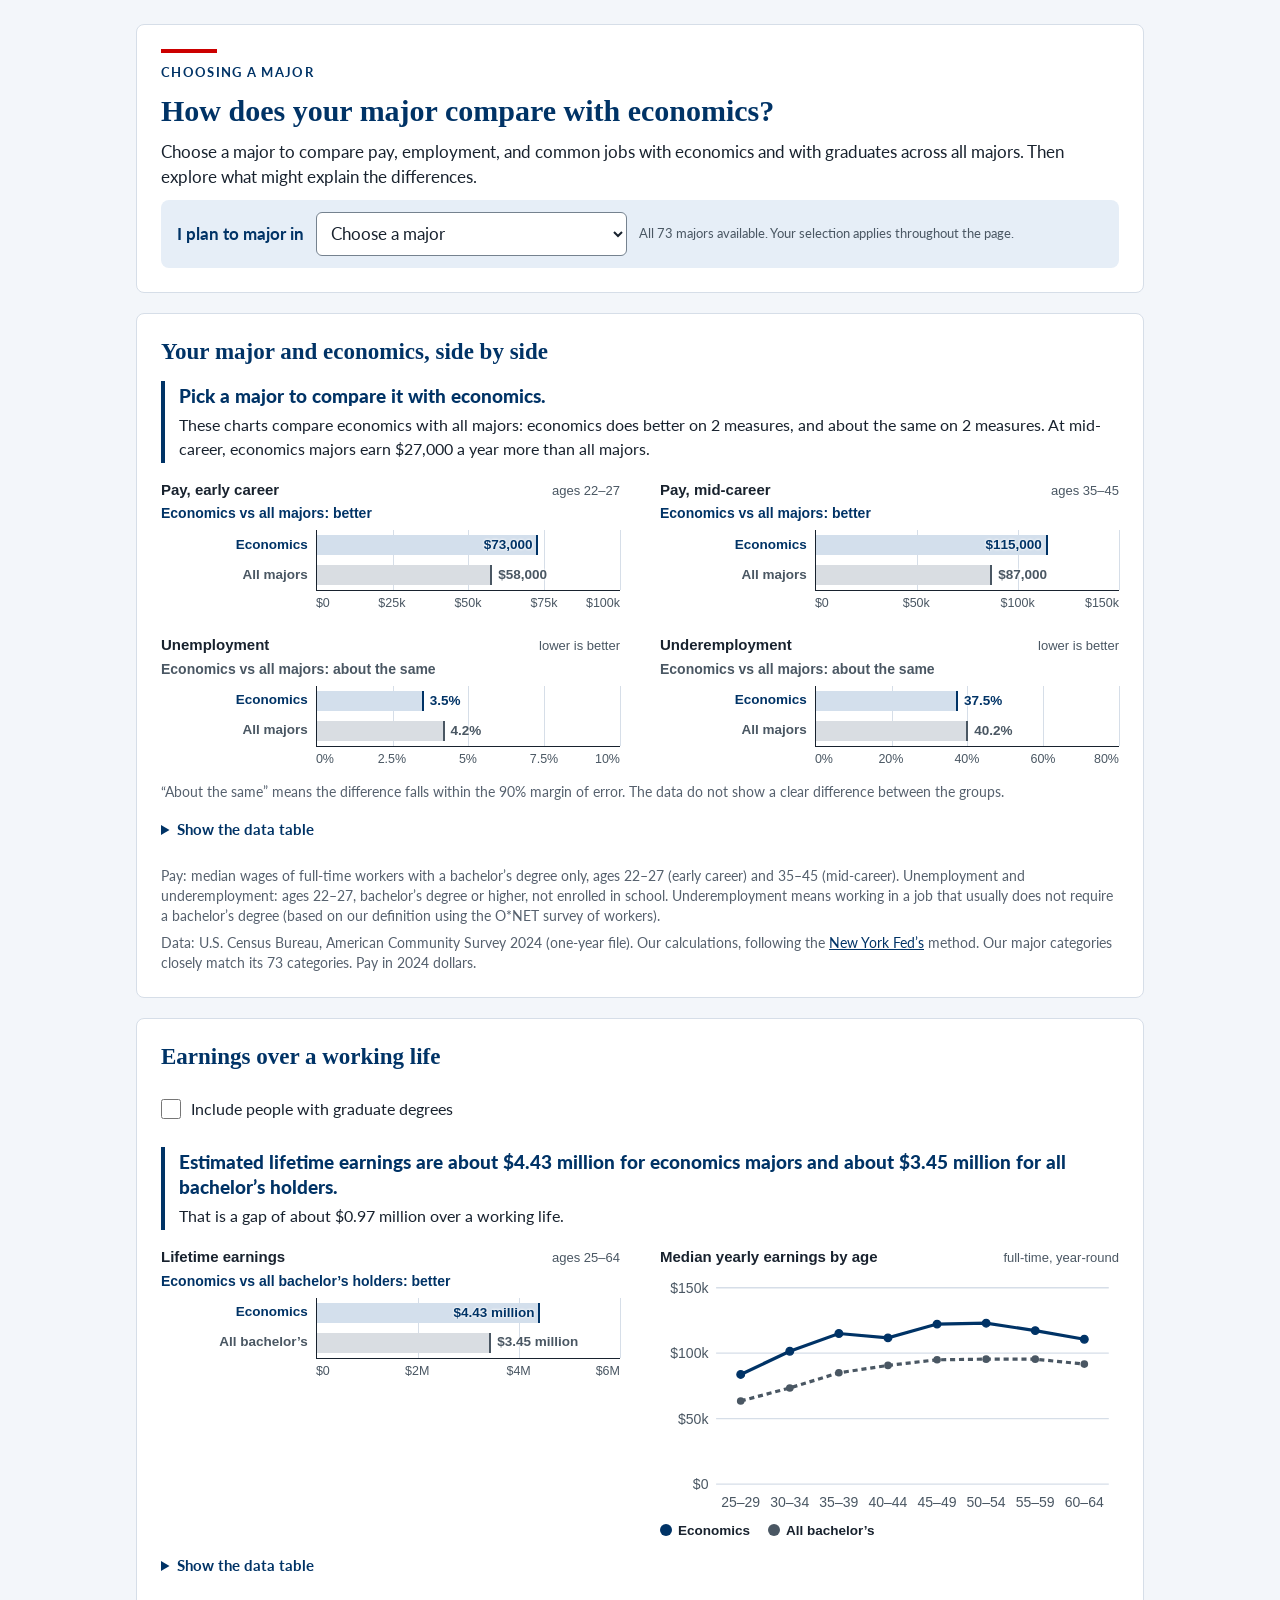
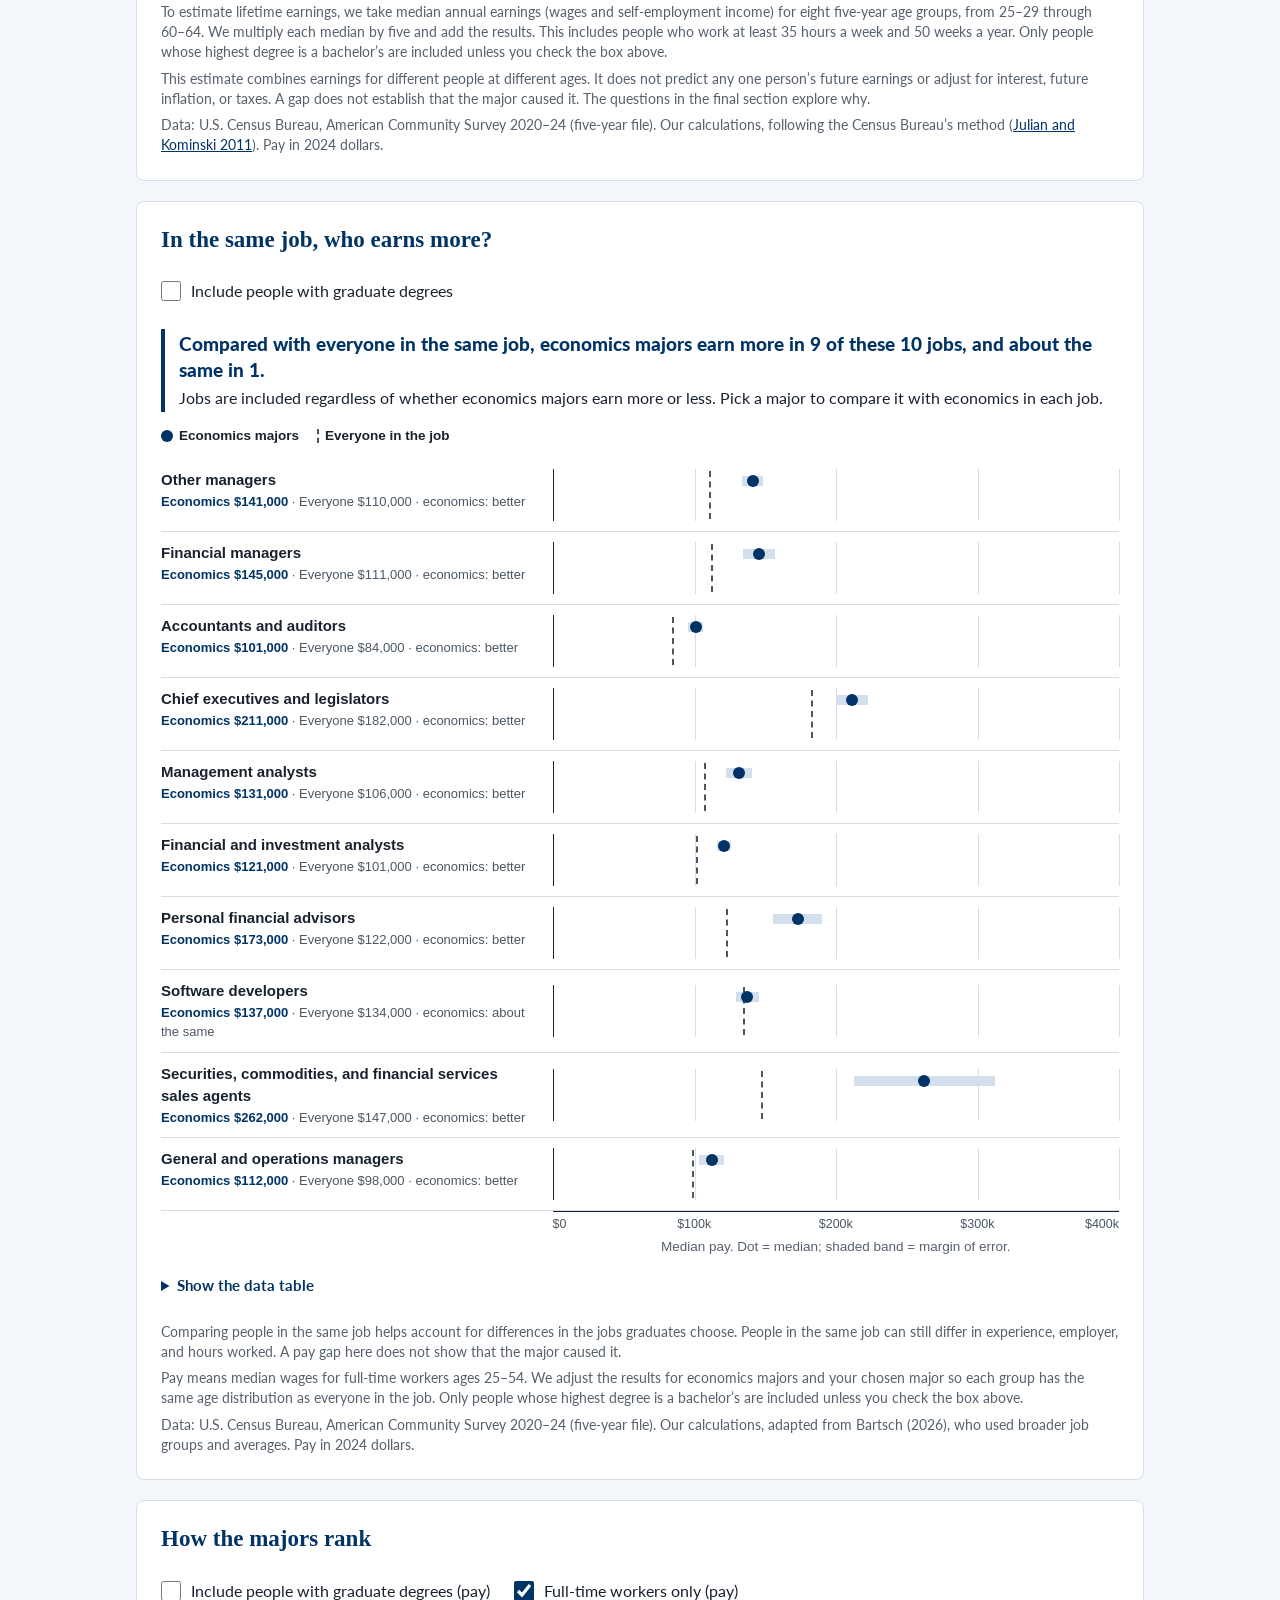
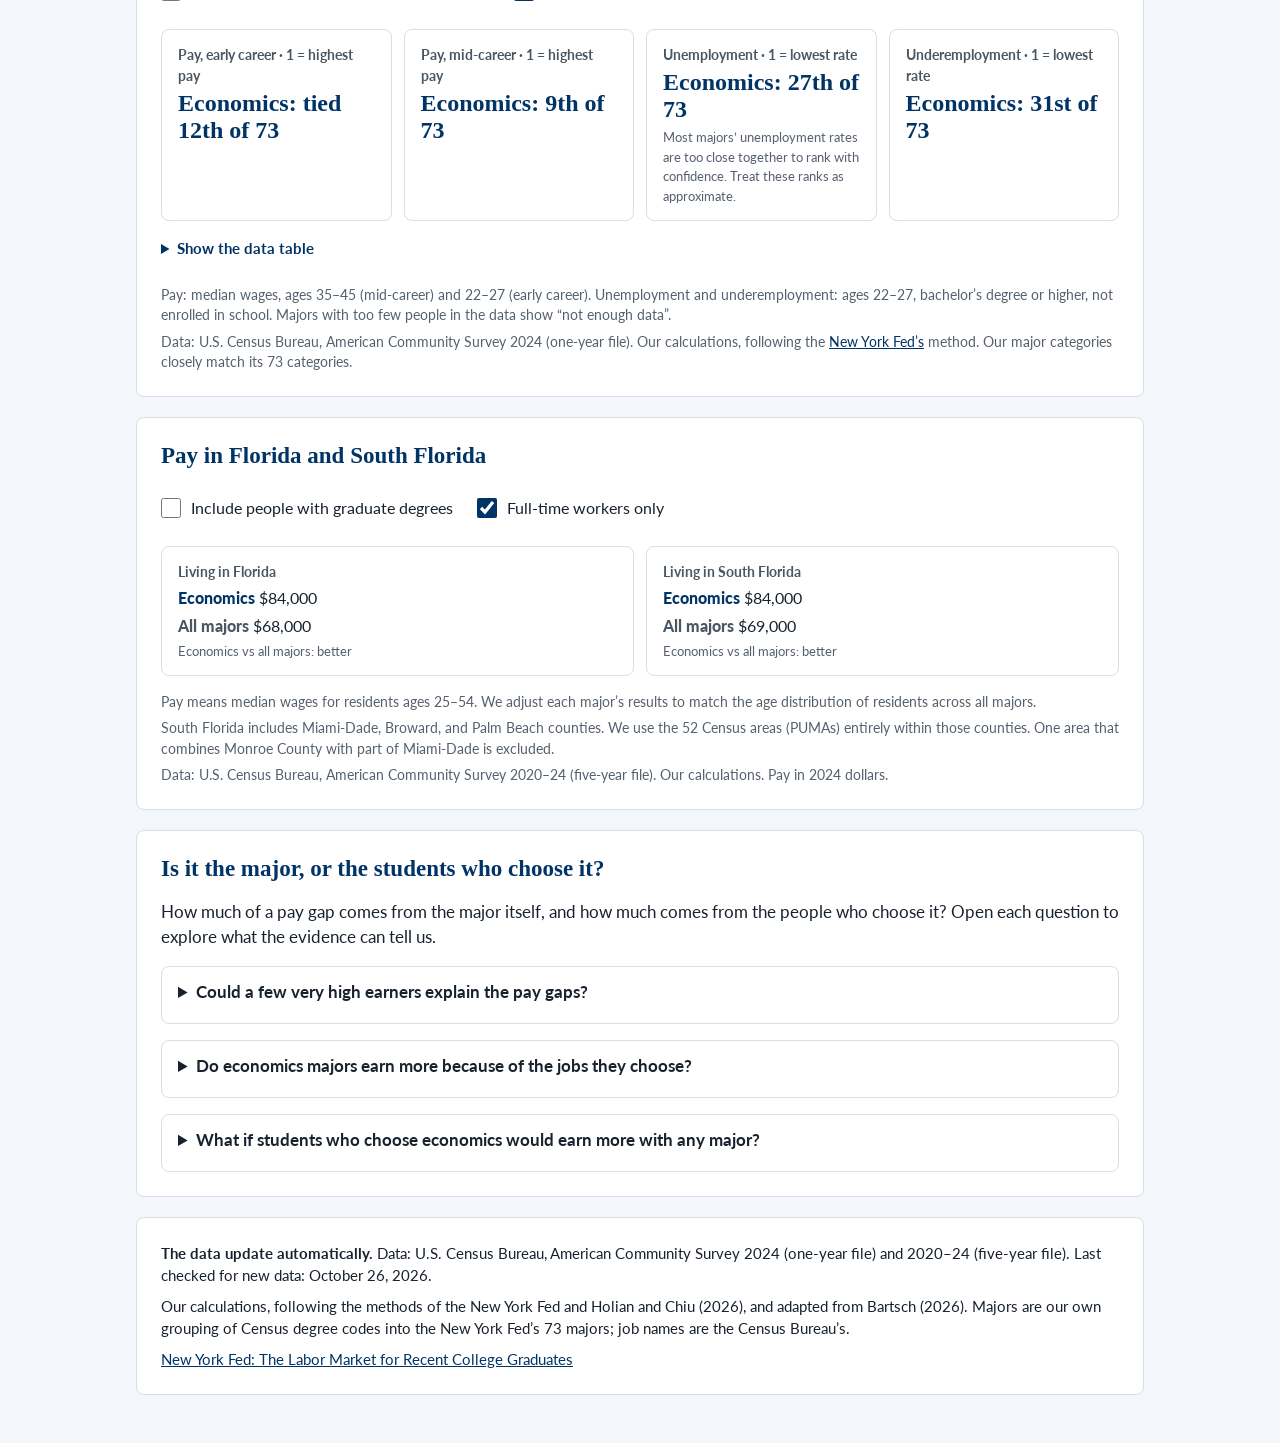
<file: site/index.html>
<!doctype html>
<html lang="en">
<head>
<meta charset="utf-8">
<meta name="viewport" content="width=device-width, initial-scale=1">
<title>Explore your major</title>
<link rel="preconnect" href="https://fonts.googleapis.com">
<link rel="preconnect" href="https://fonts.gstatic.com" crossorigin>
<link rel="stylesheet" href="https://fonts.googleapis.com/css2?family=Lato:wght@400;700;900&display=swap">
<link rel="stylesheet" href="style.css">
</head>
<body>
<main id="app"><p class="status">Loading the data…</p></main>
<script src="app.js"></script>
</body>
</html>
</file>
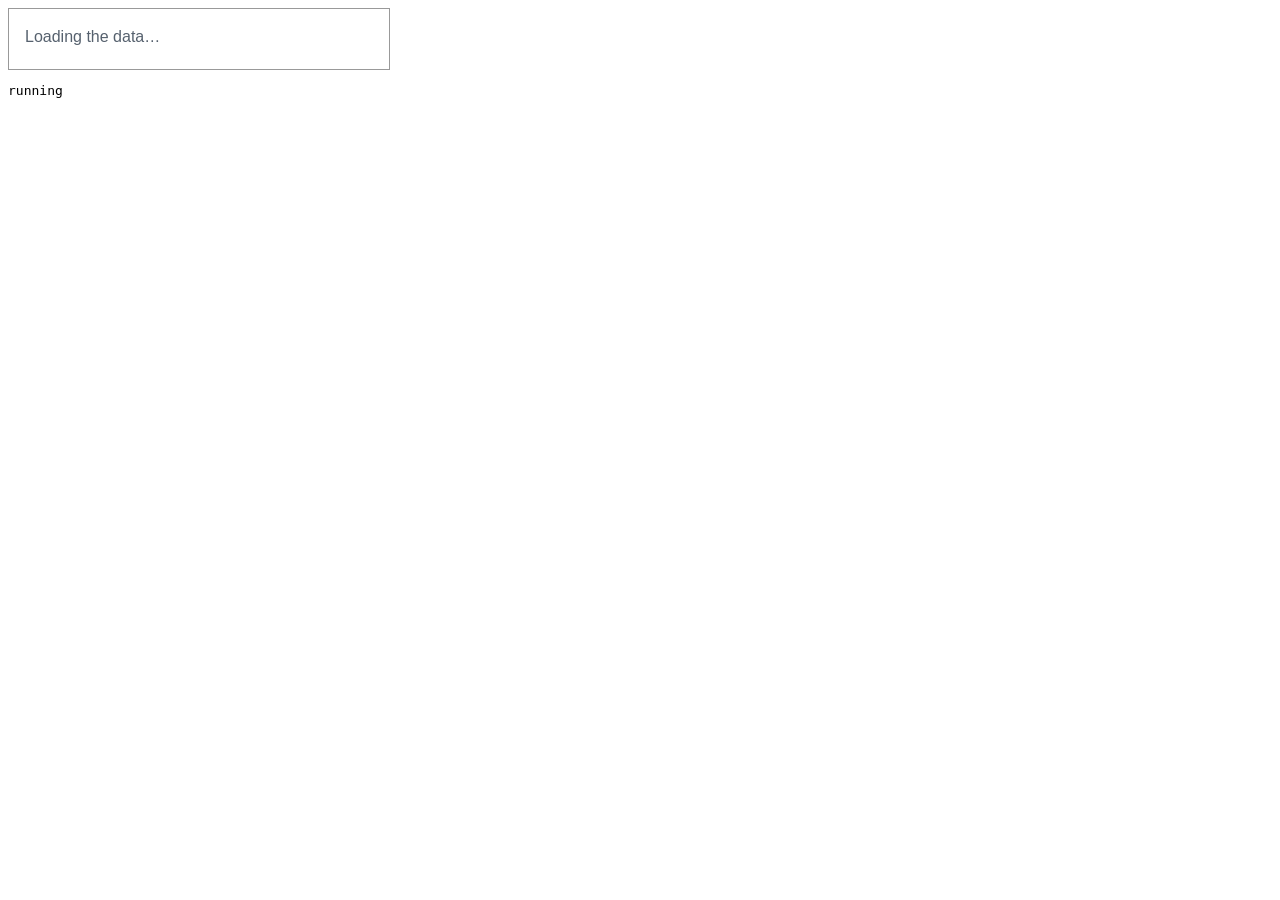
<file: tests/site/harness.html>
<!doctype html>
<html lang="en">
<head>
<meta charset="utf-8">
<title>Step 10 harness</title>
<style>body{font:13px monospace;margin:8px} iframe{border:1px solid #999;display:block;margin:4px 0}</style>
</head>
<body>
<!-- Step 10 done checks 2, 3, 5, 6 (spec/front-end.yaml). Serve the repo root, open
     /tests/site/harness.html; results land in #out as JSON and the title becomes DONE.
     Each panel loads at 320 / 380 / 640 px; every major and switch state is rendered and measured. -->
<div id="frames"></div>
<pre id="out">running</pre>
<script>
(function () {
  'use strict';
  var PANELS = ['compare', 'lifetime', 'samejob', 'rank', 'local', 'cause'];
  var WIDTHS = [320, 380, 640];
  var SWITCHES = {                     // switch states per panel: [checkbox id, ...] combinations, plus the list toggle
    compare: [[]], cause: [[]], lifetime: [[], ['life-grad']],
    samejob: [[], ['job-grad']],
    rank: [[], ['rank-grad'], ['rank-full'], ['rank-grad', 'rank-full']],
    local: [[], ['local-grad'], ['local-full'], ['local-grad', 'local-full']]
  };
  var out = { heights: {}, overflow: [], mismatch: [], keyboard: [], sync: null, errors: [] };
  var host = document.getElementById('frames');

  function frame(src, w, h) {
    return new Promise(function (resolve) {
      var f = document.createElement('iframe');
      f.style.width = w + 'px'; f.style.height = (h || 60) + 'px';
      f.src = src;
      host.appendChild(f);
      var t0 = Date.now();
      (function wait() {
        var d = f.contentDocument;
        if (d && d.documentElement && d.documentElement.getAttribute('data-ready')) { resolve(f); return; }
        if (Date.now() - t0 > 20000) { out.errors.push('timeout ' + src + ' ' + w); resolve(f); return; }
        setTimeout(wait, 50);
      }());
    });
  }
  function setChecks(d, ids, all) {        // all = every checkbox id this panel has; turn on exactly ids
    all.forEach(function (id) {
      var el = d.getElementById(id);
      if (el && el.checked !== (ids.indexOf(id) >= 0)) { el.click(); }
    });
  }
  function textOf(el) { return el.textContent.trim(); }

  function measure(p, w, f) {
    var d = f.contentDocument, win = f.contentWindow, sel = d.querySelector('.major-pick');
    var options = [].map.call(sel.options, function (o) { return o.value; });
    var ids = []; SWITCHES[p].forEach(function (s) { s.forEach(function (x) { if (ids.indexOf(x) < 0) { ids.push(x); } }); });
    var maxH = 0, maxAt = '';
    options.forEach(function (m) {
      sel.value = m; sel.dispatchEvent(new win.Event('change', { bubbles: true }));
      var lists = d.getElementById('job-mine') ? ['job-mine', 'job-econ'] : [null];
      lists.forEach(function (lb) {
        if (lb) { d.getElementById(lb).click(); }
        SWITCHES[p].forEach(function (s) {
          setChecks(d, s, ids);
          var de = d.documentElement;
          var h = de.scrollHeight;
          if (h > maxH) { maxH = h; maxAt = m + ' ' + (lb || '') + ' ' + s.join('+'); }
          if (de.scrollWidth > de.clientWidth + 1) { out.overflow.push([p, w, m, lb, s.join('+'), de.scrollWidth]); }
          // every number shown twice (chart and table) must read the same
          var seen = {};
          [].forEach.call(d.querySelectorAll('[data-v]'), function (el) {
            var k = el.getAttribute('data-v'), v = textOf(el);
            if (k in seen && seen[k] !== v && out.mismatch.length < 50) { out.mismatch.push([p, m, k, seen[k], v]); }
            seen[k] = v;
          });
        });
        setChecks(d, SWITCHES[p][0], ids);
      });
    });
    out.heights[p] = out.heights[p] || {};
    out.heights[p][w] = { max: maxH, at: maxAt.trim() };
    if (w === 380) { keyboard(p, d, win); }
  }

  // Done check 3: every control is a native, focusable element with a visible focus ring
  function keyboard(p, d, win) {
    var sel = d.querySelector('.major-pick');
    sel.value = 'Nursing'; sel.dispatchEvent(new win.Event('change', { bubbles: true }));
    var ctl = d.querySelectorAll('select, button, input, summary, a[href]');
    var bad = [];
    [].forEach.call(ctl, function (el) {
      if (el.tabIndex < 0) { bad.push('tabindex<0 ' + el.outerHTML.slice(0, 60)); }
      // a link inside a closed <details> is reached by opening it first (as a keyboard user does)
      var box = el.closest('details'), shut = box && !box.open && el.tagName !== 'SUMMARY';
      if (shut) { box.open = true; }
      el.focus();
      if (d.activeElement !== el) { bad.push('no focus ' + el.outerHTML.slice(0, 60)); }
      else {
        var cs = win.getComputedStyle(el);
        if (cs.outlineStyle === 'none' || parseFloat(cs.outlineWidth) < 2) { bad.push('no ring ' + el.outerHTML.slice(0, 60)); }
      }
      if (shut) { box.open = false; }
    });
    var clickables = d.querySelectorAll('[onclick], div[data-list], span[data-list]');
    if (clickables.length) { bad.push(clickables.length + ' non-native clickables'); }
    out.keyboard.push({ panel: p, controls: ctl.length, problems: bad.slice(0, 10) });
  }

  // Done check 6: a choice in one frame reaches the other four
  function sync() {
    host.innerHTML = '';
    // Clearing storage does not give a clean start: a frame removed a moment ago can still answer the new frames'
    // hello with the last pick of the measure loop (sync_start shows it). So the test starts from an old choice
    // and checks the harder case: a new pick must win over those replies.
    try { sessionStorage.removeItem('econ-major-dashboard:major'); } catch (e) {}
    return Promise.all(PANELS.map(function (p) { return frame('../../site/index.html#panel=' + p, 380, 200); })).then(function (fs) {
      var first = fs[0], s = first.contentDocument.querySelector('.major-pick');
      out.sync_start = fs.map(function (f) { return f.contentDocument.querySelector('.major-pick').value; });
      return new Promise(function (r) { setTimeout(r, 300); }).then(function () {
        s.value = 'History'; s.dispatchEvent(new first.contentWindow.Event('change', { bubbles: true }));
        return new Promise(function (r) { setTimeout(r, 600); });
      }).then(function () {
        var got = fs.map(function (f) { return f.contentDocument.querySelector('.major-pick').value; });
        // a frame opened later asks for the current choice (BroadcastChannel hello) or reads storage
        return frame('../../site/index.html#panel=rank', 380, 200).then(function (late) {
          return new Promise(function (r) { setTimeout(r, 600); }).then(function () {
            out.sync = { after_pick: got, late_frame: late.contentDocument.querySelector('.major-pick').value };
          });
        });
      });
    });
  }

  var jobs = [];
  PANELS.forEach(function (p) { WIDTHS.forEach(function (w) { jobs.push([p, w]); }); });
  jobs.reduce(function (chain, j) {
    return chain.then(function () {
      host.innerHTML = '';
      return frame('../../site/index.html#panel=' + j[0], j[1]).then(function (f) {
        try { measure(j[0], j[1], f); } catch (e) { out.errors.push(j.join(' ') + ': ' + e.message); }
      });
    });
  }, Promise.resolve()).then(sync).then(function () {
    return frame('../../site/index.html', 1040).then(function (f) {
      var de = f.contentDocument.documentElement;
      out.full = { ready: de.getAttribute('data-ready'), panels: f.contentDocument.querySelectorAll('section.panel').length };
    });
  }).then(function () {
    document.getElementById('out').textContent = JSON.stringify(out, null, 1);
    document.title = 'DONE';
  });
}());
</script>
</body>
</html>
</file>
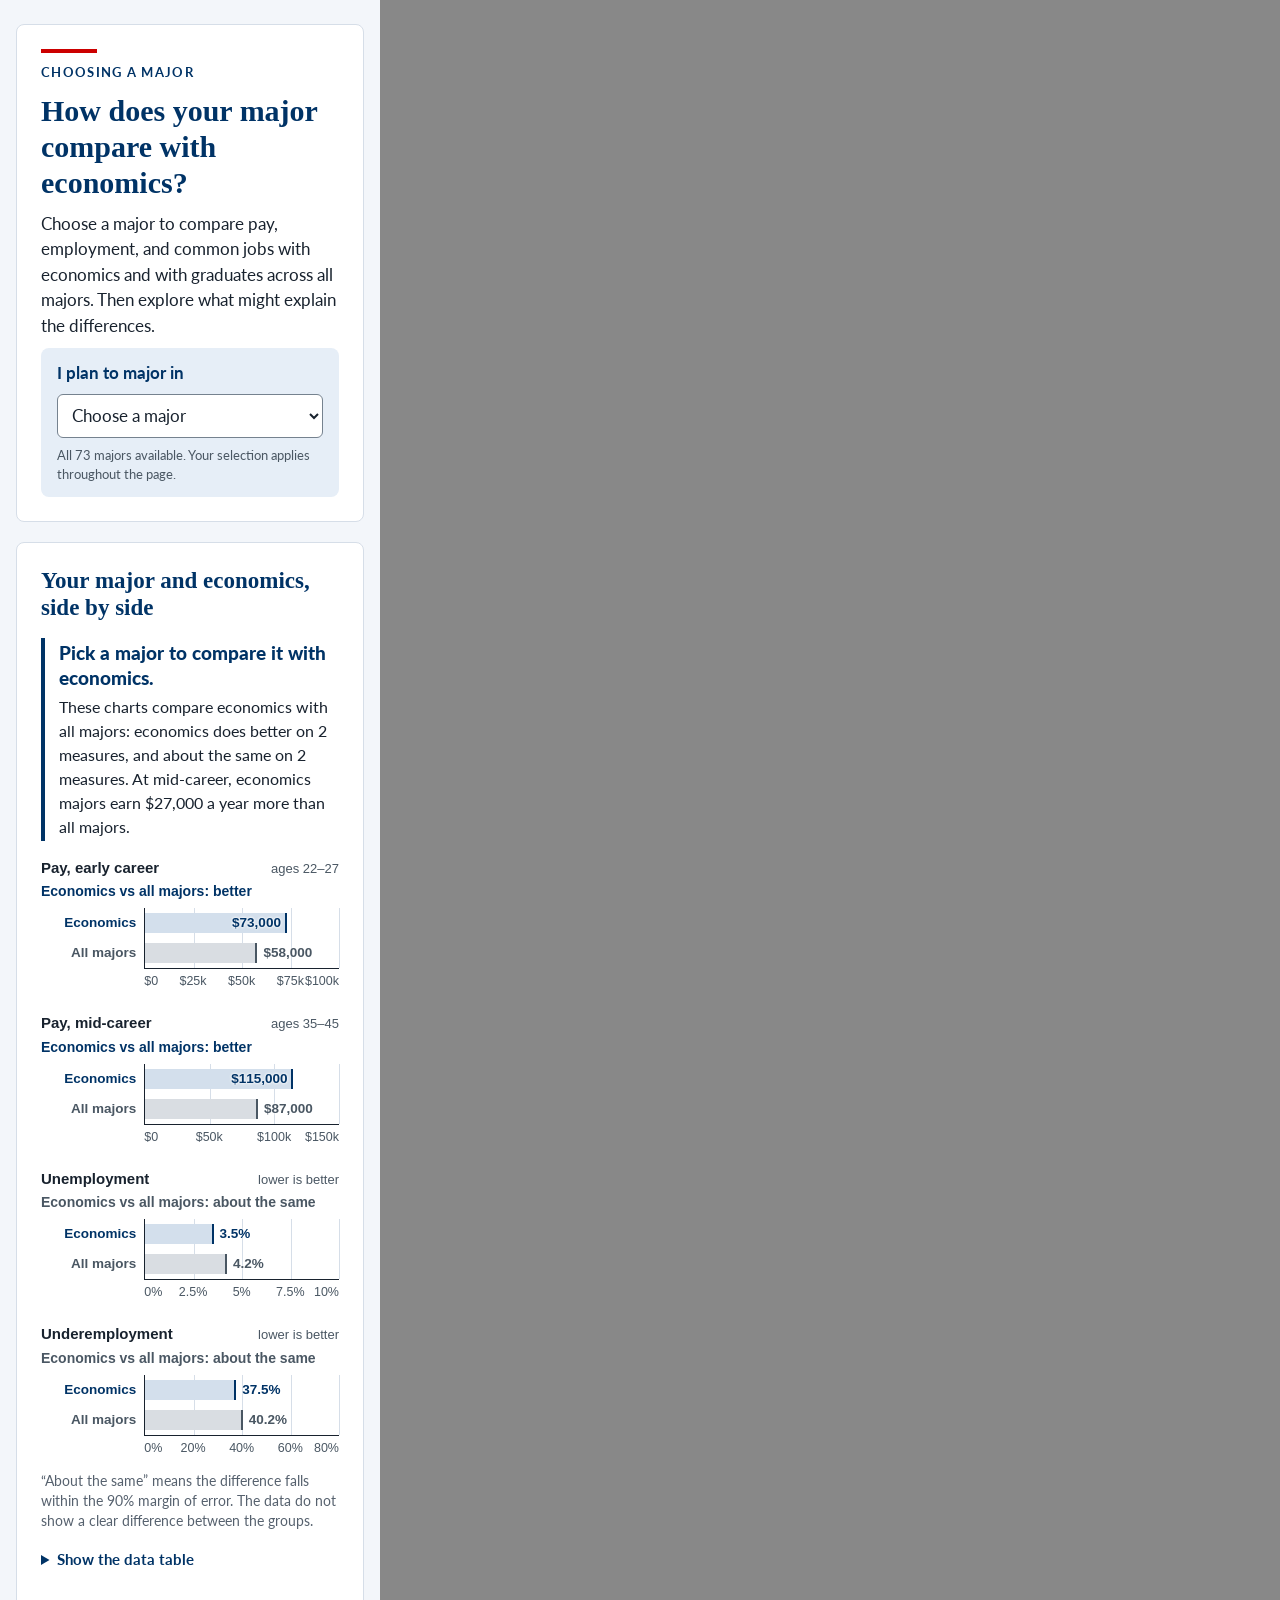
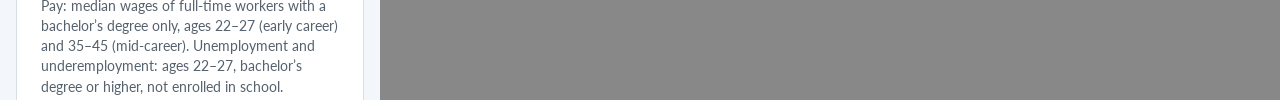
<file: tests/site/shot.html>
<!doctype html>
<html lang="en"><head><meta charset="utf-8"><title>shot</title>
<style>body{margin:0;background:#888} iframe{border:0;display:block;background:#fff}</style></head>
<body><script>
// Screenshot wrapper: ?w=380&h=1700&panel=compare&major=Nursing (panel empty = full explorer)
var q = new URLSearchParams(location.search);
try { sessionStorage.setItem('econ-major-dashboard:major', JSON.stringify({ major: q.get('major') || '', t: 1 })); } catch (e) {}
var f = document.createElement('iframe');
f.style.width = (q.get('w') || 380) + 'px'; f.style.height = (q.get('h') || 1700) + 'px';
f.src = '../../site/index.html' + (q.get('panel') ? '#panel=' + q.get('panel') : '');
document.body.appendChild(f);
</script></body></html>
</file>
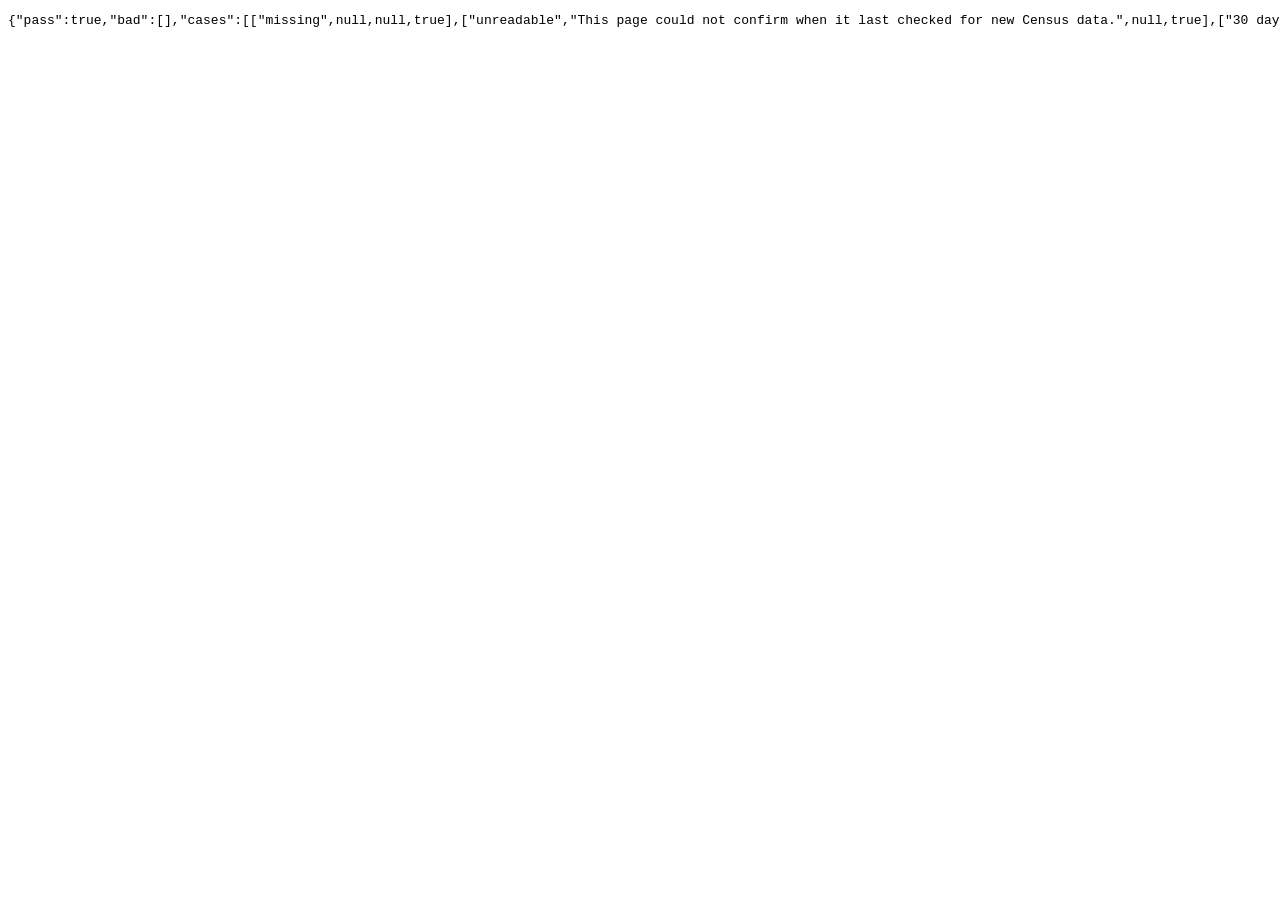
<file: tests/site/stale.html>
<!doctype html>
<html><head><meta charset="utf-8"><title>stale note test</title></head>
<body><div id="app"></div><pre id="out"></pre>
<script>window.EMD_NO_START = true;</script>
<script src="../../site/app.js"></script>
<script>
  // spec/scheduler.yaml stale_note_11_4 done check
  var now = new Date('2027-03-01T12:00:00Z'), f = window.EMD.staleNote, bad = [];
  function ago(days) { return new Date(now.getTime() - days * 86400000).toISOString(); }
  var cases = [
    ['missing', 'missing', false, false],
    ['unreadable', 'unreadable', true, false],
    ['30 days', { last_success: ago(30) }, false, true],
    ['45 days', { last_success: ago(45) }, false, true],
    ['50 days', { last_success: ago(50) }, true, true],
    ['bad date', { last_success: 'not a date' }, true, false],
    ['no field', { last_attempt: ago(1) }, true, false]
  ];
  var res = cases.map(function (c) {
    var r = f(c[1], now), ok = !!r.note === c[2] && !!r.footer === c[3];
    if (!ok) { bad.push(c[0]); }
    return [c[0], r.note, r.footer, ok];
  });
  document.getElementById('out').textContent = JSON.stringify({ pass: bad.length === 0, bad: bad, cases: res });
  document.documentElement.setAttribute('data-ready', 'true');
</script></body></html>
</file>
<file: site/style.css>
/* Spring 2027 tokens (spring-2027/decisions.md; mockup A2). Economics = navy, chosen major = teal,
   all majors / everyone = gray. Strong edge over a light fill, as the static-diagram style. */
:root {
  --navy: #003366; --navy-fill: #D3DFEC;
  --teal: #1F6F78; --teal-fill: #CFE6E8;
  --gray: #4A5763; --gray-fill: #D9DDE2;
  --ink: #18222E; --muted: #56616E; --rule: #D6DEE8; --ground: #F3F6FA; --pick: #E6EEF7;
  --serif: Georgia, "Times New Roman", serif;
  --sans: Lato, "Helvetica Neue", Helvetica, Arial, sans-serif;
  --chart: "Helvetica Neue", Helvetica, Arial, sans-serif;
}
* { box-sizing: border-box; }
html { -webkit-text-size-adjust: 100%; }
body { margin: 0; background: #FFFFFF; color: var(--ink); font: 16px/1.5 var(--sans); }
body.full { background: var(--ground); }
main { max-width: 1040px; margin: 0 auto; padding: 16px; display: flex; flex-direction: column; gap: 20px; }
body.full main { padding: 24px 16px 48px; }
a { color: var(--navy); }
:focus-visible { outline: 3px solid #CC6600; outline-offset: 2px; }
h1, h2 { font-family: var(--serif); color: var(--navy); margin: 0; line-height: 1.2; }
h1 { font-size: 30px; }
h2 { font-size: 23px; }
p { margin: 0; }
.status { color: var(--muted); }

/* panels */
.panel { display: flex; flex-direction: column; gap: 16px; }
body.full .panel, body.full .intro, body.full .footer { background: #FFFFFF; border: 1px solid var(--rule); border-radius: 8px; padding: 24px; }
.lede { font-size: 17px; }
.notes { font-size: 13.5px; color: var(--muted); }
.notes p + p { margin-top: 6px; }
.open-full { font-size: 14px; }
.placeholder { background: #FFF4E0; color: #5C3B00; padding: 0 4px; border-radius: 4px; }

/* major picker */
.picker { display: flex; flex-wrap: wrap; gap: 8px 12px; align-items: center; background: var(--pick); border-radius: 8px; padding: 12px 16px; }
.picker label { font-weight: 700; color: var(--navy); font-size: 17px; }
.picker select { font: inherit; font-size: 17px; min-height: 44px; padding: 8px 10px; border: 1px solid #75828F; border-radius: 6px; background: #FFFFFF; color: var(--ink); max-width: 100%; }
.picker .hint { font-size: 13px; color: var(--gray); }

/* controls */
.controls { display: flex; flex-wrap: wrap; gap: 4px 24px; }
.check { display: flex; gap: 10px; align-items: center; min-height: 44px; font-size: 16px; }
.check input { width: 20px; height: 20px; accent-color: var(--navy); margin: 0; }
.toggle { display: inline-flex; flex-wrap: wrap; border: 1px solid #75828F; border-radius: 6px; overflow: hidden; align-self: flex-start; }
.toggle button { font: inherit; font-size: 15px; font-weight: 700; min-height: 44px; padding: 8px 14px; border: 0; background: #FFFFFF; color: var(--ink); cursor: pointer; }
.toggle button[aria-pressed="true"] { background: var(--navy); color: #FFFFFF; }

/* headline */
.headline { border-left: 4px solid var(--navy); padding: 2px 0 2px 14px; display: flex; flex-direction: column; gap: 4px; }
.headline strong { font-size: 19px; font-weight: 900; color: var(--navy); line-height: 1.35; }

/* bar charts (panel 1) */
.metrics { display: grid; grid-template-columns: repeat(auto-fit, minmax(min(100%, 400px), 1fr)); gap: 24px 40px; font-family: var(--chart); }
figure { margin: 0; display: flex; flex-direction: column; gap: 6px; }
figcaption { display: flex; flex-direction: column; gap: 2px; }
.cap-top { display: flex; justify-content: space-between; gap: 8px; align-items: baseline; flex-wrap: wrap; }
.cap-top b { font-size: 15px; }
.cap-top span { font-size: 13px; color: var(--gray); }
.verdict { font-size: 14px; font-weight: 700; color: var(--gray); }
.verdict.better { color: var(--navy); }
.bars { display: grid; grid-template-columns: minmax(84px, 32%) minmax(0, 1fr); column-gap: 8px; }
.bar-name { height: 30px; display: flex; align-items: center; justify-content: flex-end; text-align: right; font-size: 13.5px; font-weight: 700; line-height: 1.1; overflow-wrap: anywhere; }
.track { position: relative; border-left: 1.2px solid var(--ink); border-bottom: 1.2px solid var(--ink); padding: 6px 0; }
.grid { position: absolute; top: 0; bottom: 0; width: 1px; background: var(--rule); }
.bar-row { position: relative; height: 30px; display: flex; align-items: center; }
.bar { height: 20px; border-right: 2.5px solid; }
.bar-val { margin-left: 6px; font-size: 13.5px; font-weight: 700; font-variant-numeric: tabular-nums; white-space: nowrap; text-shadow: 0 0 3px #FFFFFF, 0 0 3px #FFFFFF; }
.bar-na { font-size: 13px; font-style: italic; color: var(--gray); padding-left: 6px; }
.ticks { position: relative; height: 20px; }
.tick { position: absolute; top: 3px; transform: translateX(-50%); font-size: 12.5px; color: var(--gray); white-space: nowrap; }
.econ { color: var(--navy); } .major { color: var(--teal); } .all { color: var(--gray); }
.bar.econ { background: var(--navy-fill); border-color: var(--navy); }
.bar.major { background: var(--teal-fill); border-color: var(--teal); }
.bar.all { background: var(--gray-fill); border-color: var(--gray); }

/* dot rows (panel 2) */
.legend { display: flex; flex-wrap: wrap; gap: 4px 18px; font: 700 13.5px var(--chart); }
.legend span { display: inline-flex; align-items: center; gap: 6px; }
.dot-key { width: 12px; height: 12px; border-radius: 50%; display: inline-block; }
.dash-key { width: 0; height: 14px; border-left: 2px dashed var(--gray); display: inline-block; }
.jobs { display: flex; flex-direction: column; font-family: var(--chart); }
.job { display: grid; grid-template-columns: minmax(0, 2fr) minmax(0, 3fr); column-gap: 14px; padding: 10px 0; border-bottom: 1px solid var(--rule); }
.job-name { font-size: 15px; font-weight: 700; }
.job-vals { font-size: 13px; color: var(--gray); font-variant-numeric: tabular-nums; }
.job-vals b { font-weight: 700; }
.dots { position: relative; border-left: 1.2px solid var(--ink); min-height: 52px; align-self: center; }
.dots .grid { top: 0; bottom: 0; }
.all-line { position: absolute; top: 2px; bottom: 2px; border-left: 2px dashed var(--gray); }
.dot-row { position: relative; height: 24px; }
.band { position: absolute; top: 7px; height: 10px; }
.band.econ { background: var(--navy-fill); } .band.major { background: var(--teal-fill); }
.dot { position: absolute; top: 6px; width: 12px; height: 12px; margin-left: -6px; border-radius: 50%; }
.dot.econ { background: var(--navy); } .dot.major { background: var(--teal); }
.axis-row { display: grid; grid-template-columns: minmax(0, 2fr) minmax(0, 3fr); column-gap: 14px; }
.axis { position: relative; height: 22px; border-top: 1.2px solid var(--ink); }
.fold { font-size: 14px; color: var(--gray); padding: 10px 0; border-bottom: 1px solid var(--rule); }
@media (max-width: 560px) {
  .job, .axis-row { grid-template-columns: minmax(0, 1fr); row-gap: 6px; }
  .axis-row > div:first-child { display: none; }
}

/* objections (panel 3) */
.objection { border: 1px solid var(--rule); border-radius: 8px; padding: 12px 16px; }
.objection summary { font-size: 17px; font-weight: 700; min-height: 32px; cursor: pointer; }
.objection p { margin-top: 10px; }

/* cards (panels 4, 5) */
.cards { display: grid; grid-template-columns: repeat(auto-fit, minmax(min(100%, 220px), 1fr)); gap: 12px; }
.card { border: 1px solid var(--rule); border-radius: 8px; padding: 14px 16px; display: flex; flex-direction: column; gap: 4px; }
.card .what { font-size: 14px; font-weight: 700; color: var(--gray); }
.card .big { font-family: var(--serif); font-size: 24px; font-weight: 700; color: var(--navy); line-height: 1.15; }
.card .line { font-size: 16px; }
.card .line b { font-weight: 900; }
.card .small { font-size: 13px; color: var(--muted); }

/* data tables */
details.table { font-size: 15px; }
details.table summary { font-weight: 700; color: var(--navy); min-height: 32px; cursor: pointer; }
.scroll { overflow-x: auto; }
table { border-collapse: collapse; font: 14px var(--chart); margin-top: 8px; min-width: 100%; }
caption { text-align: left; font-weight: 700; padding-bottom: 6px; }
th, td { border-bottom: 1px solid var(--rule); padding: 6px 8px; text-align: left; vertical-align: top; }
td.num, th.num { text-align: right; font-variant-numeric: tabular-nums; white-space: nowrap; }

/* full explorer only */
.intro .kicker { font-size: 13px; letter-spacing: 0.1em; text-transform: uppercase; color: var(--navy); font-weight: 700; }
.intro .rule { width: 56px; height: 4px; background: #CC0000; }
.intro { display: flex; flex-direction: column; gap: 10px; }
.footer { font-size: 15px; display: flex; flex-direction: column; gap: 8px; }
.footer .links { display: flex; flex-wrap: wrap; gap: 6px 20px; }
.panel-body { display: flex; flex-direction: column; gap: 16px; }
.brow { display: grid; grid-template-columns: minmax(84px, 32%) minmax(0, 1fr); column-gap: 8px; }
.bcell { position: relative; border-left: 1.2px solid var(--ink); min-height: 30px; display: flex; align-items: center; }
.bars { display: flex; flex-direction: column; }
.ticks { display: block; position: relative; height: 20px; border-top: 1.2px solid var(--ink); }
.bar { display: block; flex: none; }
.bar { position: relative; }
.bar-val.inside { position: absolute; right: 4px; top: 50%; transform: translateY(-50%); margin: 0; }
.bar-val, .bar-na { position: relative; z-index: 1; }
.bar-val.inside { position: absolute; }

/* lifetime panel (spec/lifetime-panel.yaml) */
.agechart { width: 100%; max-width: 520px; height: auto; display: block; font-family: var(--chart); }
.ag-grid { stroke: var(--rule); stroke-width: 1; }
.ag-tick { font-size: 11px; fill: var(--gray); }
.ag-line { fill: none; stroke-width: 2.5; }
.ag-line.econ, .ag-dot.econ { stroke: var(--navy); } .ag-dot.econ { fill: var(--navy); }
.ag-line.major, .ag-dot.major { stroke: var(--teal); } .ag-dot.major { fill: var(--teal); }
.ag-line.all, .ag-dot.all { stroke: var(--gray); stroke-dasharray: 4 3; } .ag-dot.all { fill: var(--gray); stroke: none; }

/* chart tooltips (hover or tap) */
.tip { position: absolute; z-index: 10; display: none; pointer-events: none; max-width: 260px; padding: 7px 9px;
       background: #18222E; color: #FFFFFF; font: 13px/1.4 var(--chart); border-radius: 6px; box-shadow: 0 2px 8px rgba(0, 0, 0, 0.25); }
[data-tip] { cursor: default; }
.brow[data-tip]:hover .bar { filter: brightness(0.93); }
.brow[data-tip]:hover .bar-name { text-decoration: underline; }
.dots[data-tip]:hover { background: rgba(0, 51, 102, 0.05); }
.ag-hit { fill: transparent; }
.ag-hit:hover { fill: rgba(0, 51, 102, 0.07); }

/* stale-data note (spec/scheduler.yaml stale_note_11_4) */
.stale { background: #FFF4E0; color: #5C3B00; border-radius: 6px; padding: 8px 12px; font-size: 14px; }
</file>
